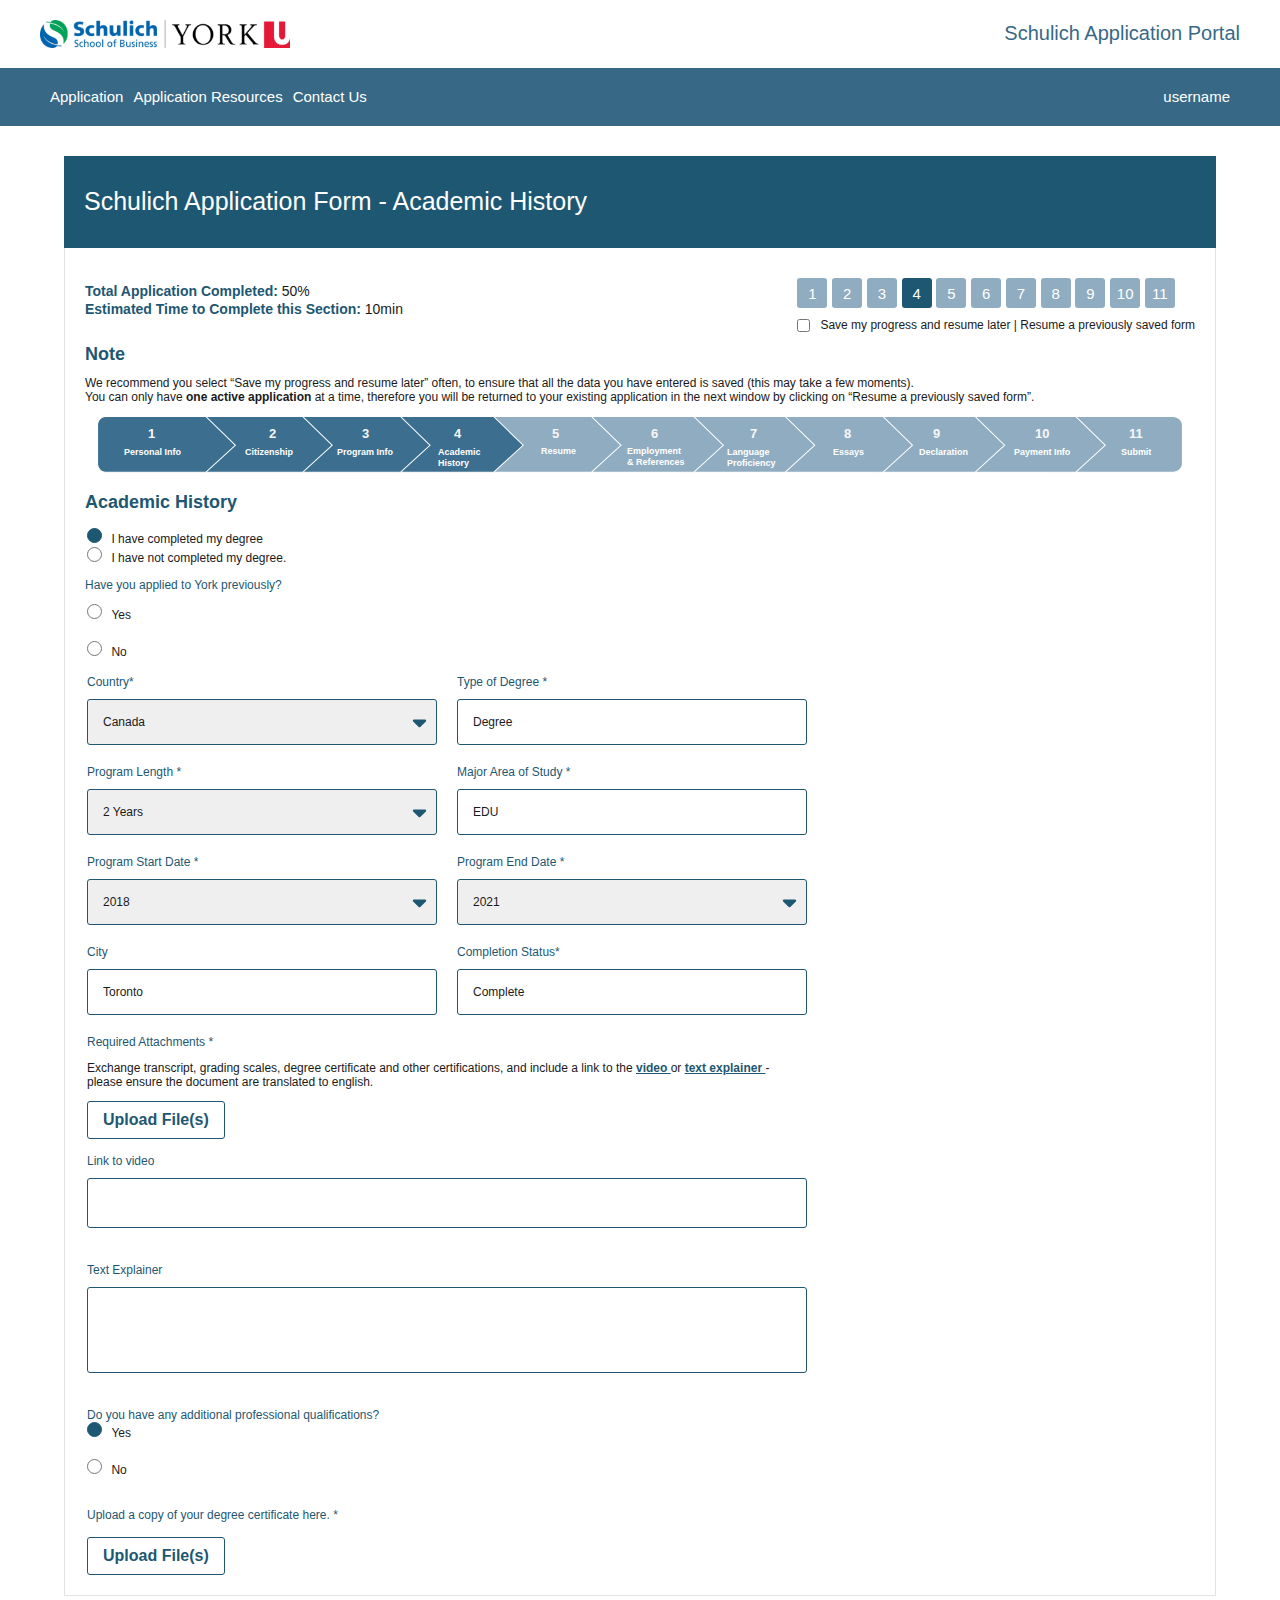
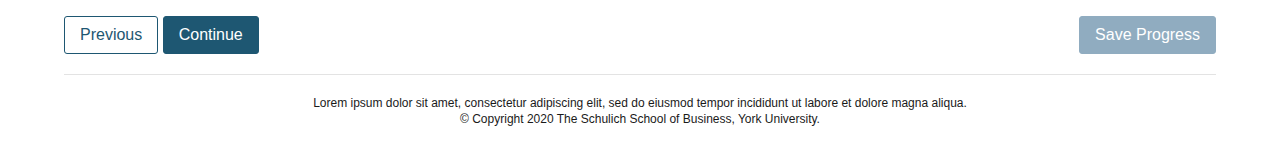
<file: index.html>
<!DOCTYPE html>
<html lang="en">

<head>
    <meta charset="UTF-8">
    <meta name="viewport" content="width=device-width, initial-scale=1.0">
    <title>York U</title>
    <!-- css -->
    <link rel="stylesheet" href="styles.css">
    <link rel="stylesheet" href="formStyle.css">
    <!-- fontAwesome -->
    <link rel="stylesheet" href="https://use.fontawesome.com/releases/v5.15.1/css/all.css"
        integrity="sha384-vp86vTRFVJgpjF9jiIGPEEqYqlDwgyBgEF109VFjmqGmIY/Y4HV4d3Gp2irVfcrp" crossorigin="anonymous">

</head>

<body>
    <!-- header -->
    <header>
        <div class="container flex-row-spaceBetween">
            <div class="logo">
                <img src="assets/SchulichYork_Digital_Horiz_FINAL.png" alt="Schulich York">
            </div>
            <div class="pageTitle">Schulich Application Portal</div>
        </div>
        <!-- nav -->
        <nav >
            <div class="container flex-row-spaceBetween">
                <ul>
                    <li><a href="#"><i class="fas fa-home"></i></a></li>
                    <li><a href="#">Application</a></li>
                    <li><a href="#">Application Resources</a></li>
                    <li><a href="#">Contact Us</a></li>
                </ul>
                <a href="#">username <i class="fas fa-sort-down"></i></a>
            </div>
        </nav>
    </header>
    <!-- form Content -->
    <section class="wrapper">
        <!-- form title / current page name -->
        <div class="formHeader">
            <h1>Schulich Application Form - Academic History</h1>
        </div>
        <div class="formContainer">
            <!-- form info -->
            <div class="formInfo">
                <div class="flex-row-spaceBetween">
                    <div class="status">
                        <p>Total Application Completed: <span>50%</span></p>
                        <p>Estimated Time to Complete this Section: <span>10min</span></p>
                    </div>
                    <div class="formMainNav">
                        <nav class="mainNav">
                            <ul class="flex-row-spaceBetween">
                                <li><a href="#">1</a></li>
                                <li><a href="#">2</a></li>
                                <li><a href="#">3</a></li>
                                <li class="active" ><a href="#">4</a></li>
                                <li><a href="#">5</a></li>
                                <li><a href="#">6</a></li>
                                <li><a href="#">7</a></li>
                                <li><a href="#">8</a></li>
                                <li><a href="#">9</a></li>
                                <li><a href="#">10</a></li>
                                <li><a href="#">11</a></li>
                            </ul>
                        </nav>
                        <div class="savProgContainer">
                            <input type="checkbox" name="saveProgress" id="saveProgress">
                            <label for="saveProgress" class="text">Save my progress and resume later | Resume a previously saved form</label>
                        </div>
                    </div>
                </div>
                <div class="note text">
                    <h2>Note</h2>
                    <p>We recommend you select “Save my progress and resume later” often, to ensure that all the data you
                        have entered is saved
                        (this may take a few moments).<br>
                        You can only have <a href="#">one active application</a> at a time, therefore you will be returned
                        to your existing application in the
                        next window by clicking on “Resume a previously saved form”.</p>
                </div>
                <!-- <div class="formSubNav">
                    <ul class="subNav">
                        <li class="subNavItem">
                            <p>1</p>
                            <p>Personal Info</p>
                        </li>
                        <li class="subNavItem">
                            <p>2</p>
                            <p>Citizenship</p>
                        </li>
                        <li class="subNavItem">
                            <p>3</p>
                            <p>Program Info</p>
                        </li>
                        <li class="subNavItem">
                            <p>4</p>
                            <p>Academic History</p>
                        </li>
                        <li class="subNavItem">
                            <p>5</p>
                            <p>Resume</p>
                        </li>
                        <li class="subNavItem">
                            <p>6</p>
                            <p>Employment & References</p>
                        </li>
                        
                        <li class="subNavItem">
                            <p>7</p>
                            <p>Language Proficiency</p>
                        </li>
                        <li class="subNavItem">
                            <p>8</p>
                            <p>Essays</p>
                        </li>
                        <li class="subNavItem">
                            <p>9</p>
                            <p>Declaration</p>
                        </li>
                        <li class="subNavItem">
                            <p>10</p>
                            <p>Payment Info</p>
                        </li>
                        <li class="subNavItem subNavItemLastOf">
                            <p>11</p>
                            <p>Submit</p>
                        </li>
                    </ul>
                </div> -->
                <div class="navBar">
                    <svg xmlns="http://www.w3.org/2000/svg" width="1086" height="56.791" viewBox="0 0 1086 56.791">
                        <g id="Group_109" data-name="Group 109" transform="translate(-97 -556)">
                            <g id="Path_49" data-name="Path 49" transform="translate(1183 612.791) rotate(180)" fill="#90acc0">
                                <path
                                    d="M 130.3686981201172 56.29050064086914 L 9.889253616333008 56.29050064086914 C 4.712003231048584 56.29050064086914 0.5000033378601074 52.40575408935547 0.5000033378601074 47.63075256347656 L 0.5000033378601074 9.159751892089844 C 0.5000033378601074 4.38475227355957 4.712003231048584 0.5000022053718567 9.889253616333008 0.5000022053718567 L 130.36083984375 0.5000022053718567 L 165.7593688964844 29.19977188110352 L 130.3686981201172 56.29050064086914 Z"
                                    stroke="none" />
                                <path
                                    d="M 9.889266967773438 0.9999923706054688 C 4.987701416015625 0.9999923706054688 1 4.660446166992188 1 9.159751892089844 L 1 47.63075256347656 C 1 52.13005828857422 4.987701416015625 55.79051208496094 9.889266967773438 55.79051208496094 L 130.1992797851562 55.79051208496094 L 164.9515228271484 29.18849563598633 L 130.1836242675781 0.9999923706054688 L 9.889266967773438 0.9999923706054688 M 9.889266967773438 -7.62939453125e-06 L 130.5380859375 -7.62939453125e-06 L 166.5672149658203 29.21105575561523 L 130.5380859375 56.79051208496094 L 9.889266967773438 56.79051208496094 C 4.427566528320312 56.79051208496094 0 52.68953323364258 0 47.63075256347656 L 0 9.159751892089844 C 0 4.100971221923828 4.427566528320312 -7.62939453125e-06 9.889266967773438 -7.62939453125e-06 Z"
                                    stroke="none" fill="#fff" />
                            </g>
                            <g id="Path_61" data-name="Path 61" transform="translate(967.048 556)" fill="#90acc0">
                                <path
                                    d="M 108.7588958740234 56.29050827026367 L 8.254049301147461 56.29050827026367 C 3.978448867797852 56.29050827026367 0.4999943375587463 52.40576171875 0.4999943375587463 47.63074493408203 L 0.4999943375587463 9.159761428833008 C 0.4999943375587463 4.384743213653564 3.978448867797852 0.4999976754188538 8.254049301147461 0.4999976754188538 L 108.7505798339844 0.4999976754188538 L 138.2967681884766 29.20061111450195 L 108.7588958740234 56.29050827026367 Z"
                                    stroke="none" />
                                <path
                                    d="M 8.254043579101562 0.9999961853027344 C 4.254150390625 0.9999961853027344 1 4.660453796386719 1 9.159759521484375 L 1 47.63074493408203 C 1 52.13005065917969 4.254150390625 55.79050827026367 8.254043579101562 55.79050827026367 L 108.564323425293 55.79050827026367 L 137.5684204101562 29.19015312194824 L 108.547721862793 0.9999961853027344 L 8.254043579101562 0.9999961853027344 M 8.254043579101562 -3.814697265625e-06 L 108.9534454345703 -3.814697265625e-06 L 139.0251159667969 29.21105194091797 L 108.9534454345703 56.79050827026367 L 8.254043579101562 56.79050827026367 C 3.695465087890625 56.79050827026367 0 52.68954467773438 0 47.63074493408203 L 0 9.159759521484375 C 0 4.100959777832031 3.695465087890625 -3.814697265625e-06 8.254043579101562 -3.814697265625e-06 Z"
                                    stroke="none" fill="#fff" />
                            </g>
                            <g id="Path_60" data-name="Path 60" transform="translate(866.377 556)" fill="#90acc0">
                                <path
                                    d="M 108.7588958740234 56.29050827026367 L 8.254049301147461 56.29050827026367 C 3.978448867797852 56.29050827026367 0.4999943375587463 52.40576171875 0.4999943375587463 47.63074493408203 L 0.4999943375587463 9.159761428833008 C 0.4999943375587463 4.384743213653564 3.978448867797852 0.4999976754188538 8.254049301147461 0.4999976754188538 L 108.7505798339844 0.4999976754188538 L 138.2967681884766 29.20061111450195 L 108.7588958740234 56.29050827026367 Z"
                                    stroke="none" />
                                <path
                                    d="M 8.254043579101562 0.9999961853027344 C 4.254150390625 0.9999961853027344 1 4.660453796386719 1 9.159759521484375 L 1 47.63074493408203 C 1 52.13005065917969 4.254150390625 55.79050827026367 8.254043579101562 55.79050827026367 L 108.564323425293 55.79050827026367 L 137.5684204101562 29.19015312194824 L 108.547721862793 0.9999961853027344 L 8.254043579101562 0.9999961853027344 M 8.254043579101562 -3.814697265625e-06 L 108.9534454345703 -3.814697265625e-06 L 139.0251159667969 29.21105194091797 L 108.9534454345703 56.79050827026367 L 8.254043579101562 56.79050827026367 C 3.695465087890625 56.79050827026367 0 52.68954467773438 0 47.63074493408203 L 0 9.159759521484375 C 0 4.100959777832031 3.695465087890625 -3.814697265625e-06 8.254043579101562 -3.814697265625e-06 Z"
                                    stroke="none" fill="#fff" />
                            </g>
                            <g id="Path_50" data-name="Path 50" transform="translate(774.254 556)" fill="#90acc0">
                                <path
                                    d="M 108.7588958740234 56.29050827026367 L 8.254049301147461 56.29050827026367 C 3.978448867797852 56.29050827026367 0.4999943375587463 52.40576171875 0.4999943375587463 47.63074493408203 L 0.4999943375587463 9.159761428833008 C 0.4999943375587463 4.384743213653564 3.978448867797852 0.4999976754188538 8.254049301147461 0.4999976754188538 L 108.7505798339844 0.4999976754188538 L 138.2967681884766 29.20061111450195 L 108.7588958740234 56.29050827026367 Z"
                                    stroke="none" />
                                <path
                                    d="M 8.254043579101562 0.9999961853027344 C 4.254150390625 0.9999961853027344 1 4.660453796386719 1 9.159759521484375 L 1 47.63074493408203 C 1 52.13005065917969 4.254150390625 55.79050827026367 8.254043579101562 55.79050827026367 L 108.564323425293 55.79050827026367 L 137.5684204101562 29.19015312194824 L 108.547721862793 0.9999961853027344 L 8.254043579101562 0.9999961853027344 M 8.254043579101562 -3.814697265625e-06 L 108.9534454345703 -3.814697265625e-06 L 139.0251159667969 29.21105194091797 L 108.9534454345703 56.79050827026367 L 8.254043579101562 56.79050827026367 C 3.695465087890625 56.79050827026367 0 52.68954467773438 0 47.63074493408203 L 0 9.159759521484375 C 0 4.100959777832031 3.695465087890625 -3.814697265625e-06 8.254043579101562 -3.814697265625e-06 Z"
                                    stroke="none" fill="#fff" />
                            </g>
                            <g id="Path_51" data-name="Path 51" transform="translate(676.433 556)" fill="#90acc0">
                                <path
                                    d="M 108.7588958740234 56.29050827026367 L 8.254049301147461 56.29050827026367 C 3.978448867797852 56.29050827026367 0.4999943375587463 52.40576171875 0.4999943375587463 47.63074493408203 L 0.4999943375587463 9.159761428833008 C 0.4999943375587463 4.384743213653564 3.978448867797852 0.4999976754188538 8.254049301147461 0.4999976754188538 L 108.7505798339844 0.4999976754188538 L 138.2967681884766 29.20061111450195 L 108.7588958740234 56.29050827026367 Z"
                                    stroke="none" />
                                <path
                                    d="M 8.254043579101562 0.9999961853027344 C 4.254150390625 0.9999961853027344 1 4.660453796386719 1 9.159759521484375 L 1 47.63074493408203 C 1 52.13005065917969 4.254150390625 55.79050827026367 8.254043579101562 55.79050827026367 L 108.564323425293 55.79050827026367 L 137.5684204101562 29.19015312194824 L 108.547721862793 0.9999961853027344 L 8.254043579101562 0.9999961853027344 M 8.254043579101562 -3.814697265625e-06 L 108.9534454345703 -3.814697265625e-06 L 139.0251159667969 29.21105194091797 L 108.9534454345703 56.79050827026367 L 8.254043579101562 56.79050827026367 C 3.695465087890625 56.79050827026367 0 52.68954467773438 0 47.63074493408203 L 0 9.159759521484375 C 0 4.100959777832031 3.695465087890625 -3.814697265625e-06 8.254043579101562 -3.814697265625e-06 Z"
                                    stroke="none" fill="#fff" />
                            </g>
                            <g id="Path_52" data-name="Path 52" transform="translate(585.028 556)" fill="#90acc0">
                                <path
                                    d="M 108.7588958740234 56.29050827026367 L 8.254049301147461 56.29050827026367 C 3.978448867797852 56.29050827026367 0.4999943375587463 52.40576171875 0.4999943375587463 47.63074493408203 L 0.4999943375587463 9.159761428833008 C 0.4999943375587463 4.384743213653564 3.978448867797852 0.4999976754188538 8.254049301147461 0.4999976754188538 L 108.7505798339844 0.4999976754188538 L 138.2967681884766 29.20061111450195 L 108.7588958740234 56.29050827026367 Z"
                                    stroke="none" />
                                <path
                                    d="M 8.254043579101562 0.9999961853027344 C 4.254150390625 0.9999961853027344 1 4.660453796386719 1 9.159759521484375 L 1 47.63074493408203 C 1 52.13005065917969 4.254150390625 55.79050827026367 8.254043579101562 55.79050827026367 L 108.564323425293 55.79050827026367 L 137.5684204101562 29.19015312194824 L 108.547721862793 0.9999961853027344 L 8.254043579101562 0.9999961853027344 M 8.254043579101562 -3.814697265625e-06 L 108.9534454345703 -3.814697265625e-06 L 139.0251159667969 29.21105194091797 L 108.9534454345703 56.79050827026367 L 8.254043579101562 56.79050827026367 C 3.695465087890625 56.79050827026367 0 52.68954467773438 0 47.63074493408203 L 0 9.159759521484375 C 0 4.100959777832031 3.695465087890625 -3.814697265625e-06 8.254043579101562 -3.814697265625e-06 Z"
                                    stroke="none" fill="#fff" />
                            </g>
                            <g id="Path_53" data-name="Path 53" transform="translate(482.69 556)" fill="#90acc0">
                                <path
                                    d="M 108.7588958740234 56.29050827026367 L 8.254049301147461 56.29050827026367 C 3.978448867797852 56.29050827026367 0.4999943375587463 52.40576171875 0.4999943375587463 47.63074493408203 L 0.4999943375587463 9.159761428833008 C 0.4999943375587463 4.384743213653564 3.978448867797852 0.4999976754188538 8.254049301147461 0.4999976754188538 L 108.7505798339844 0.4999976754188538 L 138.2967681884766 29.20061111450195 L 108.7588958740234 56.29050827026367 Z"
                                    stroke="none" />
                                <path
                                    d="M 8.254043579101562 0.9999961853027344 C 4.254150390625 0.9999961853027344 1 4.660453796386719 1 9.159759521484375 L 1 47.63074493408203 C 1 52.13005065917969 4.254150390625 55.79050827026367 8.254043579101562 55.79050827026367 L 108.564323425293 55.79050827026367 L 137.5684204101562 29.19015312194824 L 108.547721862793 0.9999961853027344 L 8.254043579101562 0.9999961853027344 M 8.254043579101562 -3.814697265625e-06 L 108.9534454345703 -3.814697265625e-06 L 139.0251159667969 29.21105194091797 L 108.9534454345703 56.79050827026367 L 8.254043579101562 56.79050827026367 C 3.695465087890625 56.79050827026367 0 52.68954467773438 0 47.63074493408203 L 0 9.159759521484375 C 0 4.100959777832031 3.695465087890625 -3.814697265625e-06 8.254043579101562 -3.814697265625e-06 Z"
                                    stroke="none" fill="#fff" />
                            </g>
                            <g id="Path_48" data-name="Path 48" transform="translate(384.869 556)" fill="#3b6e8f">
                                <path
                                    d="M 108.7588958740234 56.29050827026367 L 8.254049301147461 56.29050827026367 C 3.978448867797852 56.29050827026367 0.4999943375587463 52.40576171875 0.4999943375587463 47.63074493408203 L 0.4999943375587463 9.159761428833008 C 0.4999943375587463 4.384743213653564 3.978448867797852 0.4999976754188538 8.254049301147461 0.4999976754188538 L 108.7505798339844 0.4999976754188538 L 138.2967681884766 29.20061111450195 L 108.7588958740234 56.29050827026367 Z"
                                    stroke="none" />
                                <path
                                    d="M 8.254043579101562 0.9999961853027344 C 4.254150390625 0.9999961853027344 1 4.660453796386719 1 9.159759521484375 L 1 47.63074493408203 C 1 52.13005065917969 4.254150390625 55.79050827026367 8.254043579101562 55.79050827026367 L 108.564323425293 55.79050827026367 L 137.5684204101562 29.19015312194824 L 108.547721862793 0.9999961853027344 L 8.254043579101562 0.9999961853027344 M 8.254043579101562 -3.814697265625e-06 L 108.9534454345703 -3.814697265625e-06 L 139.0251159667969 29.21105194091797 L 108.9534454345703 56.79050827026367 L 8.254043579101562 56.79050827026367 C 3.695465087890625 56.79050827026367 0 52.68954467773438 0 47.63074493408203 L 0 9.159759521484375 C 0 4.100959777832031 3.695465087890625 -3.814697265625e-06 8.254043579101562 -3.814697265625e-06 Z"
                                    stroke="none" fill="#fff" />
                            </g>
                            <g id="Path_46" data-name="Path 46" transform="translate(291.692 556)" fill="#3b6e8f">
                                <path
                                    d="M 108.7588958740234 56.29050827026367 L 8.254049301147461 56.29050827026367 C 3.978448867797852 56.29050827026367 0.4999943375587463 52.40576171875 0.4999943375587463 47.63074493408203 L 0.4999943375587463 9.159761428833008 C 0.4999943375587463 4.384743213653564 3.978448867797852 0.4999976754188538 8.254049301147461 0.4999976754188538 L 108.7505798339844 0.4999976754188538 L 138.2967681884766 29.20061111450195 L 108.7588958740234 56.29050827026367 Z"
                                    stroke="none" />
                                <path
                                    d="M 8.254043579101562 0.9999961853027344 C 4.254150390625 0.9999961853027344 1 4.660453796386719 1 9.159759521484375 L 1 47.63074493408203 C 1 52.13005065917969 4.254150390625 55.79050827026367 8.254043579101562 55.79050827026367 L 108.564323425293 55.79050827026367 L 137.5684204101562 29.19015312194824 L 108.547721862793 0.9999961853027344 L 8.254043579101562 0.9999961853027344 M 8.254043579101562 -3.814697265625e-06 L 108.9534454345703 -3.814697265625e-06 L 139.0251159667969 29.21105194091797 L 108.9534454345703 56.79050827026367 L 8.254043579101562 56.79050827026367 C 3.695465087890625 56.79050827026367 0 52.68954467773438 0 47.63074493408203 L 0 9.159759521484375 C 0 4.100959777832031 3.695465087890625 -3.814697265625e-06 8.254043579101562 -3.814697265625e-06 Z"
                                    stroke="none" fill="#fff" />
                            </g>
                            <g id="Path_45" data-name="Path 45" transform="translate(193.871 556)" fill="#3b6e8f">
                                <path
                                    d="M 108.7588958740234 56.29050827026367 L 8.254049301147461 56.29050827026367 C 3.978448867797852 56.29050827026367 0.4999943375587463 52.40576171875 0.4999943375587463 47.63074493408203 L 0.4999943375587463 9.159761428833008 C 0.4999943375587463 4.384743213653564 3.978448867797852 0.4999976754188538 8.254049301147461 0.4999976754188538 L 108.7505798339844 0.4999976754188538 L 138.2967681884766 29.20061111450195 L 108.7588958740234 56.29050827026367 Z"
                                    stroke="none" />
                                <path
                                    d="M 8.254043579101562 0.9999961853027344 C 4.254150390625 0.9999961853027344 1 4.660453796386719 1 9.159759521484375 L 1 47.63074493408203 C 1 52.13005065917969 4.254150390625 55.79050827026367 8.254043579101562 55.79050827026367 L 108.564323425293 55.79050827026367 L 137.5684204101562 29.19015312194824 L 108.547721862793 0.9999961853027344 L 8.254043579101562 0.9999961853027344 M 8.254043579101562 -3.814697265625e-06 L 108.9534454345703 -3.814697265625e-06 L 139.0251159667969 29.21105194091797 L 108.9534454345703 56.79050827026367 L 8.254043579101562 56.79050827026367 C 3.695465087890625 56.79050827026367 0 52.68954467773438 0 47.63074493408203 L 0 9.159759521484375 C 0 4.100959777832031 3.695465087890625 -3.814697265625e-06 8.254043579101562 -3.814697265625e-06 Z"
                                    stroke="none" fill="#fff" />
                            </g>
                            <g id="Path_44" data-name="Path 44" transform="translate(97 556)" fill="#3b6e8f">
                                <path
                                    d="M 108.7588958740234 56.29050827026367 L 8.254049301147461 56.29050827026367 C 3.978448867797852 56.29050827026367 0.4999943375587463 52.40576171875 0.4999943375587463 47.63074493408203 L 0.4999943375587463 9.159761428833008 C 0.4999943375587463 4.384743213653564 3.978448867797852 0.4999976754188538 8.254049301147461 0.4999976754188538 L 108.7505798339844 0.4999976754188538 L 138.2967681884766 29.20061111450195 L 108.7588958740234 56.29050827026367 Z"
                                    stroke="none" />
                                <path
                                    d="M 8.254043579101562 0.9999961853027344 C 4.254150390625 0.9999961853027344 1 4.660453796386719 1 9.159759521484375 L 1 47.63074493408203 C 1 52.13005065917969 4.254150390625 55.79050827026367 8.254043579101562 55.79050827026367 L 108.564323425293 55.79050827026367 L 137.5684204101562 29.19015312194824 L 108.547721862793 0.9999961853027344 L 8.254043579101562 0.9999961853027344 M 8.254043579101562 -3.814697265625e-06 L 108.9534454345703 -3.814697265625e-06 L 139.0251159667969 29.21105194091797 L 108.9534454345703 56.79050827026367 L 8.254043579101562 56.79050827026367 C 3.695465087890625 56.79050827026367 0 52.68954467773438 0 47.63074493408203 L 0 9.159759521484375 C 0 4.100959777832031 3.695465087890625 -3.814697265625e-06 8.254043579101562 -3.814697265625e-06 Z"
                                    stroke="none" fill="#fff" />
                            </g>
                            <text id="_1" data-name="1" transform="translate(148 578)" fill="#f7f7f7" font-size="13"
                                font-family="LucidaGrande-Bold, Lucida Grande" font-weight="700">
                                <tspan x="0" y="0">1</tspan>
                            </text>
                            <text id="_2" data-name="2" transform="translate(269 578)" fill="#f7f7f7" font-size="13"
                                font-family="LucidaGrande-Bold, Lucida Grande" font-weight="700">
                                <tspan x="0" y="0">2</tspan>
                            </text>
                            <text id="_3" data-name="3" transform="translate(362 578)" fill="#f7f7f7" font-size="13"
                                font-family="LucidaGrande-Bold, Lucida Grande" font-weight="700">
                                <tspan x="0" y="0">3</tspan>
                            </text>
                            <text id="_4" data-name="4" transform="translate(454 578)" fill="#f7f7f7" font-size="13"
                                font-family="LucidaGrande-Bold, Lucida Grande" font-weight="700">
                                <tspan x="0" y="0">4</tspan>
                            </text>
                            <text id="_5" data-name="5" transform="translate(552 578)" fill="#f7f7f7" font-size="13"
                                font-family="LucidaGrande-Bold, Lucida Grande" font-weight="700">
                                <tspan x="0" y="0">5</tspan>
                            </text>
                            <text id="_11" data-name="11" transform="translate(1129 578)" fill="#f7f7f7" font-size="13"
                                font-family="LucidaGrande-Bold, Lucida Grande" font-weight="700">
                                <tspan x="0" y="0">11</tspan>
                            </text>
                            <text id="_10" data-name="10" transform="translate(1035 578)" fill="#f7f7f7" font-size="13"
                                font-family="LucidaGrande-Bold, Lucida Grande" font-weight="700">
                                <tspan x="0" y="0">10</tspan>
                            </text>
                            <text id="_6" data-name="6" transform="translate(651 578)" fill="#f7f7f7" font-size="13"
                                font-family="LucidaGrande-Bold, Lucida Grande" font-weight="700">
                                <tspan x="0" y="0">6</tspan>
                            </text>
                            <text id="_9" data-name="9" transform="translate(933 578)" fill="#f7f7f7" font-size="13"
                                font-family="LucidaGrande-Bold, Lucida Grande" font-weight="700">
                                <tspan x="0" y="0">9</tspan>
                            </text>
                            <text id="_7" data-name="7" transform="translate(750 578)" fill="#f7f7f7" font-size="13"
                                font-family="LucidaGrande-Bold, Lucida Grande" font-weight="700">
                                <tspan x="0" y="0">7</tspan>
                            </text>
                            <text id="_8" data-name="8" transform="translate(844 578)" fill="#f7f7f7" font-size="13"
                                font-family="LucidaGrande-Bold, Lucida Grande" font-weight="700">
                                <tspan x="0" y="0">8</tspan>
                            </text>
                            <text id="Personal_Info" data-name="Personal Info" transform="translate(124 595)" fill="#fff" font-size="9"
                                font-family="LucidaGrande-Bold, Lucida Grande" font-weight="700">
                                <tspan x="0" y="0">Personal Info</tspan>
                            </text>
                            <text id="Academic_History" data-name="Academic 
                    History" transform="translate(438 595)" fill="#fff" font-size="9" font-family="LucidaGrande-Bold, Lucida Grande"
                                font-weight="700">
                                <tspan x="0" y="0">Academic </tspan>
                                <tspan x="0" y="11">History</tspan>
                            </text>
                            <text id="Resume" transform="translate(541 594)" fill="#fff" font-size="9"
                                font-family="LucidaGrande-Bold, Lucida Grande" font-weight="700">
                                <tspan x="0" y="0">Resume</tspan>
                            </text>
                            <text id="Employment_References" data-name="Employment 
                    &amp; References" transform="translate(627 594)" fill="#fff" font-size="9"
                                font-family="LucidaGrande-Bold, Lucida Grande" font-weight="700">
                                <tspan x="0" y="0">Employment </tspan>
                                <tspan x="0" y="11">&amp; References</tspan>
                            </text>
                            <text id="Language_Proficiency" data-name="Language 
                    Proficiency" transform="translate(727 595)" fill="#fff" font-size="9" font-family="LucidaGrande-Bold, Lucida Grande"
                                font-weight="700">
                                <tspan x="0" y="0">Language </tspan>
                                <tspan x="0" y="11">Proficiency</tspan>
                            </text>
                            <text id="Essays" transform="translate(833 595)" fill="#fff" font-size="9"
                                font-family="LucidaGrande-Bold, Lucida Grande" font-weight="700">
                                <tspan x="0" y="0">Essays</tspan>
                            </text>
                            <text id="Program_Info" data-name="Program Info" transform="translate(337 595)" fill="#fff" font-size="9"
                                font-family="LucidaGrande-Bold, Lucida Grande" font-weight="700">
                                <tspan x="0" y="0">Program Info</tspan>
                            </text>
                            <text id="Citizenship" transform="translate(245 595)" fill="#fff" font-size="9"
                                font-family="LucidaGrande-Bold, Lucida Grande" font-weight="700">
                                <tspan x="0" y="0">Citizenship</tspan>
                            </text>
                            <text id="Declaration" transform="translate(919 595)" fill="#fff" font-size="9"
                                font-family="LucidaGrande-Bold, Lucida Grande" font-weight="700">
                                <tspan x="0" y="0">Declaration</tspan>
                            </text>
                            <text id="Payment_Info" data-name="Payment Info" transform="translate(1014 595)" fill="#fff" font-size="9"
                                font-family="LucidaGrande-Bold, Lucida Grande" font-weight="700">
                                <tspan x="0" y="0">Payment Info</tspan>
                            </text>
                            <text id="Submit" transform="translate(1121 595)" fill="#fff" font-size="9"
                                font-family="LucidaGrande-Bold, Lucida Grande" font-weight="700">
                                <tspan x="0" y="0">Submit</tspan>
                            </text>
                        </g>
                    </svg>

                </div>
            </div>
            <main>
                <!-- form goes here -->
                <form action="submit">
                    <h2>Academic History</h2>
                    <!-- radioList -->
                    <fieldset class="radioFieldset">
                        <input type="radio" checked name="academicHistory" id="yesDegree">
                        <label for="yesDegree" class="text radioBTN">I have completed my degree</label><br>
                        <input type="radio" name="academicHistory" id="noDegree">
                        <label for="noDegree" class="text radioBTN">I have not completed my degree.</label>
                        <div id="noDegreeTrue" class="conditional">
                            <p class="text">If no, When do you expect to compete your program (YYYY,MM)?</p>
                            <input type="text" name="date" id="completDGdate" placeholder="2021 04">
                        </div>
                    </fieldset>
                    <p class="text fieldTitle">Have you applied to York previously?</p>
                    <!-- radioList -->
                    <fieldset class="radioFieldset">
                        <input type="radio" checked name="yorkStudent" id="yes">
                        <label for="yes" class="text radioBTN">Yes</label><br>
                        <div class="conditional" id="yesTrue" >
                            <p class="text">York Student ID# *</p>
                            <input type="text" name="studentNumb" id="studentNumb" placeholder="">
                        </div><br>
                        <input type="radio" name="yorkStudent" id="no">
                        <label for="no" class="text radioBTN">No</label>
                    </fieldset>
                    <!-- text fields -->
                    <fieldset class="col2 textSpace">
                        <div class="fieldRow">
                            <label class="text fieldTitle" for="">Country*</label>
                            <select required>
                                <option value="canada">Canada</option>
                            </select>
                            <div class="arrowDown">
                                <img src="assets/down.svg" alt="">
                            </div>
                        </div>
                        <div class="fieldRow">
                            <label class="text fieldTitle" for="">Type of Degree *</label>
                            <input required type="text" placeholder="Degree">
                        </div>
                    </fieldset>
                    <!-- text fields -->
                    <fieldset class="col2">
                        <div class="fieldRow">
                            <label class="text fieldTitle" for="">Program Length *</label>
                            <select required>
                                <option value="2y">2 Years</option>
                            </select>
                            <div class="arrowDown">
                                <img src="assets/down.svg" alt="">
                            </div>
                        </div>
                        <div class="fieldRow">
                            <label class="text fieldTitle" for="">Major Area of Study *</label>
                            <input required type="text" placeholder="EDU">
                        </div>
                    </fieldset>
                    <!-- text fields -->
                    <fieldset class="col2">
                        <div class="fieldRow">
                            <label class="text fieldTitle" for="">Program Start Date *</label>
                            <select required>
                                <option value="2018">2018</option>
                            </select>
                            <div class="arrowDown">
                                <img src="assets/down.svg" alt="">
                            </div>
                        </div>
                        <div class="fieldRow">
                            <label class="text fieldTitle" for="">Program End Date *</label>
                            <select required>
                                <option value="2021">2021</option>
                            </select>
                            <div class="arrowDown">
                                <img src="assets/down.svg" alt="">
                            </div>
                        </div>
                    </fieldset>
                    <!-- text fields -->
                    <fieldset class="col2">
                        <div class="fieldRow">
                            <label class="text fieldTitle" for="">City</label>
                            <input type="text" placeholder="Toronto">
                        </div>
                        <div class="fieldRow">
                            <label class="text fieldTitle" for="">Completion Status*</label>
                            <input required type="text" placeholder="Complete">
                        </div>
                    </fieldset>
                
                    <!-- upload section -->
                    <fieldset class="col2">
                        <p class="text fieldText">Required Attachments *</p>
                        <p class="text">
                            Exchange transcript, grading scales, degree certificate and other certifications,
                            and include a link to the <a class="fieldTextLink" href="">
                                video
                                <span class="info-popUp">
                                    <span class="popUp-arrow"></span>
                                    <span class="popUp">
                
                                        Ut enim ad minim veniam, quis nostrud
                                        exercitation ullamco laboris nisi ut ex ea commodo consequat
                
                                    </span>
                                </span>
                            </a> or <a class="fieldTextLink" href="">text explainer
                                <span class="info-popUp">
                                    <span class="popUp-arrow"></span>
                                    <span class="popUp">
                
                                        Ut enim ad minim veniam, quis nostrud
                                        exercitation ullamco laboris nisi ut ex ea commodo consequat
                
                                    </span>
                                </span>
                            </a> - please ensure the document are translated to english.</p>
                        <button class="btn btnStyle1 upload"><i class="fas fa-file"></i> Upload File(s)</button>
                    </fieldset>
                    <fieldset>
                        <p class="text fieldText textSpace">Link to video</p>
                        <textarea name="" id="videoLink" rows="1"></textarea>
                        <p class="text fieldText textSpace">Text Explainer</p>
                        <textarea name="" id="textExplaner" rows="3"></textarea>
                    </fieldset>
                    <!-- radioList -->
                    <fieldset class="radioFieldset">
                        <p class="text fieldText textSpace">
                            Do you have any additional professional qualifications?
                        </p>
                        <input type="radio" checked name="yorkStudent" id="yesq">
                        <label for="yesq" class="text radioBTN">Yes</label><br>
                        <div class="conditional"id="yesTrueq" >
                            <input type="text" name="qualifications" id="qualifications" placeholder="Please list additional professional qualifications…">
                        </div><br>
                        <input type="radio" name="yorkStudent" id="noq">
                        <label for="noq" class="text radioBTN">No</label>
                    </fieldset>
                    <!-- upload section -->
                    <fieldset class="col2">
                        <div class="textSpace">
                            <p class="text fieldText textSpace">Upload a copy of your degree certificate here. *</p>
                            <button class="btn btnStyle1 textSpace upload"><i class="fas fa-file"></i> Upload File(s)</button>
                        </div>
                    </fieldset>
                
                </form>
            </main>
        </div>
        <!-- footer -->
        <footer>
            <div class="footerNav flex-row-spaceBetween">
                <div class="prevNext">
                    <button class="btn btnStyle1"><i class="fas fa-angle-left"></i> Previous</button>
                    <button class="btn btnStyle2">Continue <i class="fas fa-angle-right"></i></button>
                </div>
                <div class="saveBtn">
                    <button class="btn btnStyle3">Save Progress</button>
                </div>
            </div>
           
            <div class="copyRight">
                <p class="text">Lorem ipsum dolor sit amet, consectetur adipiscing elit, sed do eiusmod tempor incididunt ut labore et dolore magna
                aliqua.</p>
                <p class="text">© Copyright 2020 The Schulich School of Business, York University.</p>
            </div>

        </footer>
    </section>
    <script>

        const condition1no = document.getElementById('noDegree');
         const condition1yes = document.getElementById('yesDegree');
         condition1yes.addEventListener('click', function () {
                if (this.checked === true) {
                    console.log('hi')
                    const condition1 = document.getElementById('noDegreeTrue')
                    condition1.style.display = "none"
                }
            })

        condition1no.addEventListener('click', function(){
             if (this.checked === true) {
                console.log('hi')
                const condition1 = document.getElementById('noDegreeTrue')
                condition1.style.display =" block"
            }
        })

         const condition2no = document.getElementById('no');
         const condition2yes = document.getElementById('yes');

            condition2yes.addEventListener('click', function () {
                if (this.checked === true) {
                    console.log('hi')
                    const condition2 = document.getElementById('yesTrue')
                    condition2.style.display = "block"
                }
            })

            condition2no.addEventListener('click', function () {
                if (this.checked === true) {
                    console.log('hi')
                    const condition2 = document.getElementById('yesTrue')
                    condition2.style.display = "none"
                }
            })

             const condition3no = document.getElementById('noq');
                const condition3yes = document.getElementById('yesq');

                condition3yes.addEventListener('click', function () {
                    if (this.checked === true) {
                        console.log('hi')
                        const condition3 = document.getElementById('yesTrueq')
                        condition3.style.display = "block"
                    }
                })

                condition3no.addEventListener('click', function () {
                    if (this.checked === true) {
                        console.log('hi')
                        const condition3 = document.getElementById('yesTrueq')
                        condition3.style.display = "none"
                    }
                })
       
    </script>
</body>

</html>
</file>
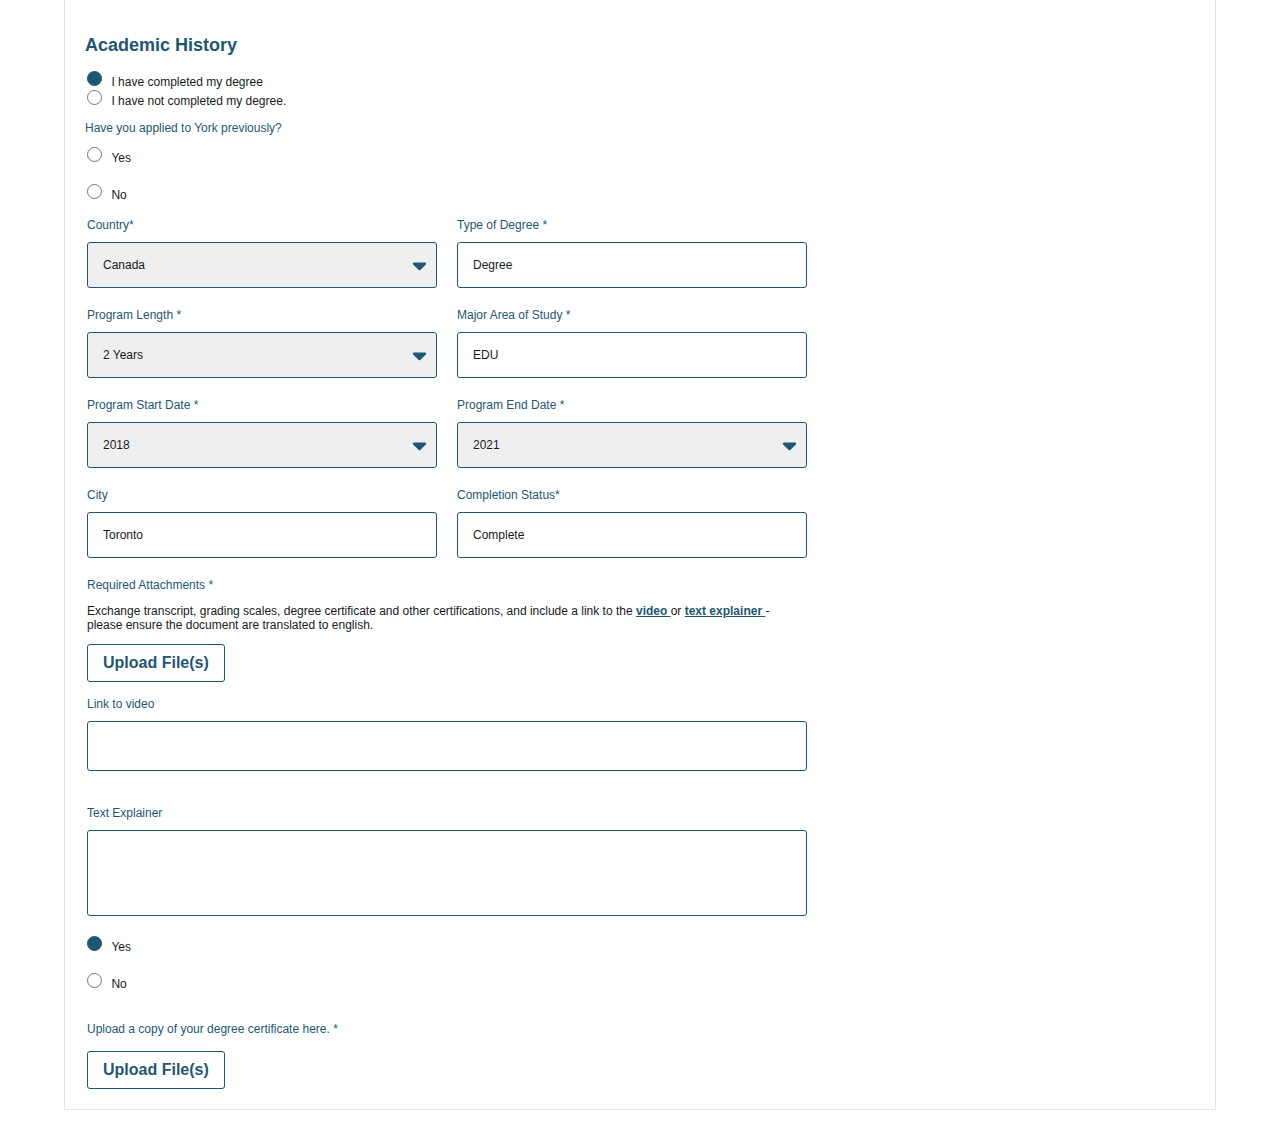
<file: form1.html>
<!DOCTYPE html>
<html lang="en">
<head>
    <meta charset="UTF-8">
    <meta name="viewport" content="width=device-width, initial-scale=1.0">
    <title>from1</title>
    <link rel="stylesheet" href="styles.css">
    <link rel="stylesheet" href="formStyle.css">
    <!-- fontAwesome -->
    <link rel="stylesheet" href="https://use.fontawesome.com/releases/v5.15.1/css/all.css"
        integrity="sha384-vp86vTRFVJgpjF9jiIGPEEqYqlDwgyBgEF109VFjmqGmIY/Y4HV4d3Gp2irVfcrp" crossorigin="anonymous">

</head>
<body>
    <!-- form Content -->
    <section class="wrapper">
        <div class="formContainer">
            <main>
                <form action="submit">
                    <h2>Academic History</h2>
                    <!-- radioList -->
                    <fieldset class="radioFieldset">
                        <input type="radio" checked name="academicHistory" id="yesDegree">
                        <label for="yesDegree" class="text radioBTN">I have completed my degree</label><br>
                        <input type="radio" name="academicHistory" id="noDegree">
                        <label for="noDegree" class="text radioBTN">I have not completed my degree.</label>
                        <div id="noDegreeTrue" class="conditional">
                            <p class="text">If no, When do you expect to compete your program (YYYY,MM)?</p>
                            <input type="text" name="date" id="completDGdate" placeholder="2021 04">
                        </div>
                    </fieldset>
                    <p class="text fieldTitle">Have you applied to York previously?</p>
                    <!-- radioList -->
                    <fieldset class="radioFieldset">
                        <input type="radio" checked name="yorkStudent" id="yesDegree">
                        <label for="yes" class="text radioBTN">Yes</label><br>
                        <div id="yesTrue" class="conditional">
                            <p class="text">York Student ID# *</p>
                            <input type="text" name="studentNumb" id="studentNumb" placeholder="">
                        </div><br>
                        <input type="radio" name="yorkStudent" id="no">
                        <label for="yes" class="text radioBTN">No</label>
                    </fieldset>
                    <!-- text fields -->
                    <fieldset class="col2 textSpace">
                        <div class="fieldRow">
                            <label class="text fieldTitle" for="">Country*</label>
                            <select required >
                                <option value="canada">Canada</option>
                            </select>
                            <div class="arrowDown">
                                <img src="/assets/down.svg" alt="">
                            </div>
                        </div>
                        <div class="fieldRow">
                            <label class="text fieldTitle" for="">Type of Degree *</label>
                            <input required type="text" placeholder="Degree">
                        </div>
                    </fieldset>
                    <!-- text fields -->
                    <fieldset class="col2">
                        <div class="fieldRow">
                            <label class="text fieldTitle" for="">Program Length *</label>
                            <select required>
                                <option value="2y">2 Years</option>
                            </select>
                            <div class="arrowDown">
                                <img src="/assets/down.svg" alt="">
                            </div>
                        </div>
                        <div class="fieldRow">
                            <label class="text fieldTitle" for="">Major Area of Study *</label>
                            <input required type="text" placeholder="EDU">
                        </div>
                    </fieldset>
                    <!-- text fields -->
                    <fieldset class="col2">
                        <div class="fieldRow">
                            <label class="text fieldTitle" for="">Program Start Date *</label>
                            <select required>
                                <option value="2018">2018</option>
                            </select>
                            <div class="arrowDown">
                                <img src="/assets/down.svg" alt="">
                            </div>
                        </div>
                        <div class="fieldRow">
                            <label class="text fieldTitle" for="">Program End Date *</label>
                            <select required>
                                <option value="2021">2021</option>
                            </select>
                            <div class="arrowDown">
                                <img src="/assets/down.svg" alt="">
                            </div>
                        </div>
                    </fieldset>
                    <!-- text fields -->
                    <fieldset class="col2">
                        <div class="fieldRow">
                            <label class="text fieldTitle" for="">City</label>
                            <input type="text" placeholder="Toronto">
                        </div>
                        <div class="fieldRow">
                            <label class="text fieldTitle" for="">Completion Status*</label>
                            <input required type="text" placeholder="Complete">
                        </div>
                    </fieldset>

                    <!-- upload section -->
                    <fieldset class="col2">
                        <p class="text fieldText">Required Attachments *</p>
                        <p class="text">
                        Exchange transcript, grading scales, degree certificate and other certifications,
                        and include a link to the <a class="fieldTextLink" href="">
                            video 
                            <span class="info-popUp">
                                <span class="popUp-arrow"></span>
                                <span class="popUp">
                                
                                        Ut enim ad minim veniam, quis nostrud
                                        exercitation ullamco laboris nisi ut ex ea commodo consequat
                                
                                </span>
                        </span>
                        </a> or <a class="fieldTextLink" href="">text explainer
                            <span class="info-popUp">
                                <span class="popUp-arrow"></span>
                                <span class="popUp">
                            
                                    Ut enim ad minim veniam, quis nostrud
                                    exercitation ullamco laboris nisi ut ex ea commodo consequat
                            
                                </span>
                            </span>
                        </a> - please ensure the document are translated to english.</p>
                        <button class="btn btnStyle1 upload"><i class="fas fa-file"></i> Upload File(s)</button>
                    </fieldset>
                    <fieldset>
                        <p class="text fieldText textSpace">Link to video</p>
                        <textarea name="" id=""  rows="1"></textarea>
                        <p class="text fieldText textSpace">Text Explainer</p>
                        <textarea name="" id="" rows="3"></textarea>
                    </fieldset>
                    <!-- radioList -->
                    <fieldset class="radioFieldset">
                        <input type="radio" checked name="yorkStudent" id="yesDegree">
                        <label for="yes" class="text radioBTN">Yes</label><br>
                        <div id="yesTrue" class="conditional">
                            <p class="text">York Student ID# *</p>
                            <input type="text" name="studentNumb" id="studentNumb" placeholder="">
                        </div><br>
                        <input type="radio" name="yorkStudent" id="no">
                        <label for="yes" class="text radioBTN">No</label>
                    </fieldset>
                    <!-- upload section -->
                    <fieldset class="col2">
                        <div class="textSpace">
                        <p class="text fieldText textSpace">Upload a copy of your degree certificate here. *</p>
                        <button class="btn btnStyle1 textSpace upload"><i class="fas fa-file"></i> Upload File(s)</button>
                    </div>
                    </fieldset>

                </form>
            </main>
        </div>
 
    </section>
</body>
</html>
</file>
<file: styles.css>
article,aside,details,figcaption,figure,footer,header,hgroup,nav,section,summary{display:block;}audio,canvas,video{display:inline-block;}audio:not([controls]){display:none;height:0;}[hidden]{display:none;}html{font-family:sans-serif;-webkit-text-size-adjust:100%;-ms-text-size-adjust:100%;}a:focus{outline:thin dotted;}a:active,a:hover{outline:0;}h1{font-size:2em;}abbr[title]{border-bottom:1px dotted;}b,strong{font-weight:700;}dfn{font-style:italic;}mark{background:#ff0;color:#000;}code,kbd,pre,samp{font-family:monospace, serif;font-size:1em;}pre{white-space:pre-wrap;word-wrap:break-word;}q{quotes:\201C \201D \2018 \2019;}small{font-size:80%;}sub,sup{font-size:75%;line-height:0;position:relative;vertical-align:baseline;}sup{top:-.5em;}sub{bottom:-.25em;}img{border:0;}svg:not(:root){overflow:hidden;}fieldset{border:1px solid silver;margin:0 2px;padding:.35em .625em .75em;}button,input,select,textarea{font-family:inherit;font-size:100%;margin:0;}button,input{line-height:normal;}button,html input[type=button],/* 1 */input[type=reset],input[type=submit]{-webkit-appearance:button;cursor:pointer;}button[disabled],input[disabled]{cursor:default;}input[type=checkbox],input[type=radio]{box-sizing:border-box;padding:0;}input[type=search]{-webkit-appearance:textfield;-moz-box-sizing:content-box;-webkit-box-sizing:content-box;box-sizing:content-box;}input[type=search]::-webkit-search-cancel-button,input[type=search]::-webkit-search-decoration{-webkit-appearance:none;}textarea{overflow:auto;vertical-align:top;}table{border-collapse:collapse;border-spacing:0;}body,figure{margin:0;}legend,button::-moz-focus-inner,input::-moz-focus-inner{border:0;padding:0;}

* { -moz-box-sizing: border-box; -webkit-box-sizing: border-box; box-sizing: border-box; font-family: 'Lucida Grande','Lucida Sans', 'Lucida Sans Regular', 'Lucida Sans Unicode', Geneva, Verdana, sans-serif;}

a{
    text-decoration: none;
}
li{
    list-style: none;
}
img{
    display: block;
    width: 100%;
}

svg{
    width: 100%;
}
ul{
    margin: 0px;
    padding: 0px;
    display: flex;
    flex-direction: row;
}




.flex-row-spaceBetween{
    display: flex;
    flex-direction: row;
    justify-content: space-between;
    align-items: center;
    flex-wrap: wrap;
}

/* wrappers */
.container{
    width: 95%; 
    margin: 0 auto;
    max-width: 1200px;
}

.wrapper{
    width: 90%; 
    margin: 0 auto;
    max-width: 1200px;
}
/* colors */
:root{
    --darkBlue: #1E5772;
    --midBlue: #376986;
    --lightBlue: #90ACC0;
    --textColDark: #1A1A1A;
    --textColLight: #ffffff;
    --headerTextCol: #1E5772;
    --borderCol: #E3E3E3;
}

.btn{
    padding: 9px 15px;
    border-radius: 3px;
    display: inline-block; 
    transition: all 0.3s ease;
}

.btn:hover{
    opacity: 0.5;
}
.btnStyle1{
    background: none;
    border: 1px solid var(--darkBlue);
    color: var(--darkBlue);
}

.btnStyle2{
    background: var(--darkBlue);
    border: 1px solid var(--darkBlue);
    color: var(--textColLight);
}

.btnStyle3{
    background: var(--lightBlue);
    border: 1px solid var(--lightBlue);
    color: var(--textColLight);
}


/* header */
header{
    display: flex;
    flex-direction: column;
}
header nav{
    background: var(--midBlue);
}

nav a{
    color: var(--textColLight);
    font-weight: 100;
    margin-right: 10px;
    font-size: 15px;
}

.container{
    padding:20px 0px;
}

.logo{
    width: 250px;
}

.pageTitle{
    color: var(--midBlue);
    font-size: 20px;
    font-weight: 200;
}

.savProgContainer input{
    margin: 0px;
}
/* form area */
.formContainer{
    border: 1px solid var(--borderCol);
    border-top: none;
    padding: 20px;
    margin-bottom: 20px;
}
.formHeader{
    margin-top: 30px;
    background-color: var( --darkBlue);
    padding: 15px 20px;
}

h1{
    color: var(--textColLight);
    font-size: 25px;
    font-weight: 500;
}


/* form info */
h2{
    color: var(--darkBlue);
    font-size: 18px;
    font-weight: 700;
}
.text, ::placeholder, input, option, select{
    color: var(--textColDark);
    font-weight: 100;
    font-size: 12px;
    line-height: 14px;
}

.text a{
     color: var(--textColDark);
    font-weight: 700;
}

.status p{
    color: var(--darkBlue);
    font-weight: 700;
    font-size: 14px;
    line-height: 18px;
    margin: 0px;
}
.status p span{
    color: var(--textColDark);
    font-weight: 100;
    font-size: 14px;
}
/* main nav */
.mainNav ul li{
    background-color: var(--lightBlue);
    padding: 5px;
    border-radius: 3px;
    display: flex;
    flex-direction: column;
    justify-content: center;
    align-items: center;
    width: 30px;
    height: 30px;
}
.mainNav ul li a{
    margin-right: 0px;
}
.mainNav ul{
    padding:10px 20px 10px 0px;
}

.savProgContainer{
    display: flex;
    flex-direction: row;
    align-items: center;
}

.savProgContainer label{
    margin-left: 10px;
}

/* sub nav */
.subNav{
    display: flex;
    border-radius: 6px;
    overflow: hidden;
}
.subNavItem{
    padding: 0px 10px;
    background-color: var(--lightBlue);
    color: var(--textColLight);
    font-size: 10px;
    width: 9.09%;
    text-align: center;
    position: relative;
}

.subNavItemLastOf::after{
    display: none;
}


.subNavItem::after{
    content: '';
    width: 45px;
    height: 45px;
    border: 2px solid #fff;
    border-bottom: none;
    border-left: none;
    position: absolute;
    top: 5px;
    bottom: 0px;
    right: 0px;
    z-index: 99;
    transform: rotate(45deg);
}

 #Path_53:hover, #Path_52:hover,#Path_51:hover,#Path_50:hover,
 #Path_49:hover,#Path_60:hover,#Path_61:hover{
     fill: var(--midBlue);
 }


/* footer */
.footerNav{
    padding-bottom: 20px;
    border-bottom:1px solid  var(--borderCol);
    margin-bottom: 20px;
}
.copyRight{
    text-align: center;
    margin-bottom: 20px;
}

.copyRight .text{
    margin: 0px;
    line-height: 16px;
}

.mainNav ul li.active{
    background: var(--darkBlue);
}

.mainNav ul li:hover{
    background: var(--darkBlue);
}
</file>
<file: formStyle.css>
:root{
    --darkBlue: #1E5772;
    --midBlue: #376986;
    --lightBlue: #90ACC0;
    --textColDark: #1A1A1A;
    --textColLight: #ffffff;
    --headerTextCol: #1E5772;
    --borderCol: #E3E3E3;
}

/* input */
input, select, textarea{
    border: 1px solid var(--darkBlue);
    border-radius: 3px;
    padding:15px;
    margin-bottom: 20px;
    resize: none;

}
textarea{
    width: 100%;
    margin: 10px 0px 20px 0px
}

fieldset{
    border: 0px;
    padding: 0px;
    max-width: 720px;
}

.fieldText{
    color: var(--darkBlue);
    margin: 0px;;
}

.textSpace{
    margin-top: 15px;
}

fieldset .text a{
    color: var(--darkBlue);
    text-decoration: underline;
    position: relative;
}

.conditional{
    display: none;
    margin-left: 20px;
} 


/* radio */
input[type="radio"]{
    width: 15px;
    height: 15px;
    border: 1px solid var(--darkBlue);
    margin-right: 5px;
    margin-bottom: 0px;
}

input[type="radio" i]:checked{
    width: 15px;
    height: 15px;
    border: 1px solid var(--darkBlue);
    background-color: var(--darkBlue);
    appearance: none;
    border-radius: 100%;
}

.fieldTitle{
    color: var(--darkBlue);
}


/* 2col */
.col2{
    display: flex;
    flex-direction: row;
    flex-wrap: wrap;
}

.fieldRow{
    display: flex;
    flex-direction: column;
    position: relative;
}

.fieldRow:first-child{
    margin-right: 20px;
}

input[type="text"], select{
    margin-top: 10px;
    width: 100%;
    min-width: 350px;
    max-width: 350px;
}

select{
    appearance: none;
    position: relative;
}

.arrowDown{
    position: absolute;
    bottom: 35px;
    right:10px;
    width: 15px;
}

/* upload */
.upload{
    font-weight: 700;
    font-size: 16px;
}
/* pop up */
.info-popUp{
    display: none;
    position: absolute;
}

a:hover > .info-popUp{
    display: flex;
    top: 100%;
    right: 0;
}

.popUp{
    position: absolute;
    background: var(--darkBlue);
    width: 300px;
    padding: 10px;
    color: var(--textColLight);
    font-weight: 100;
    top: 100%;
    right: 0px;
    z-index: 9999;
    margin-top: 10px
}
.popUp-arrow{
    content: '';
    width: 20px;
    height: 20px;
    z-index: 9;
    transform: rotate(45deg);
    top: 100%;
    right: 5px;
    margin-top: 5px;
    position: absolute;
    background: var(--darkBlue);
}
</file>
